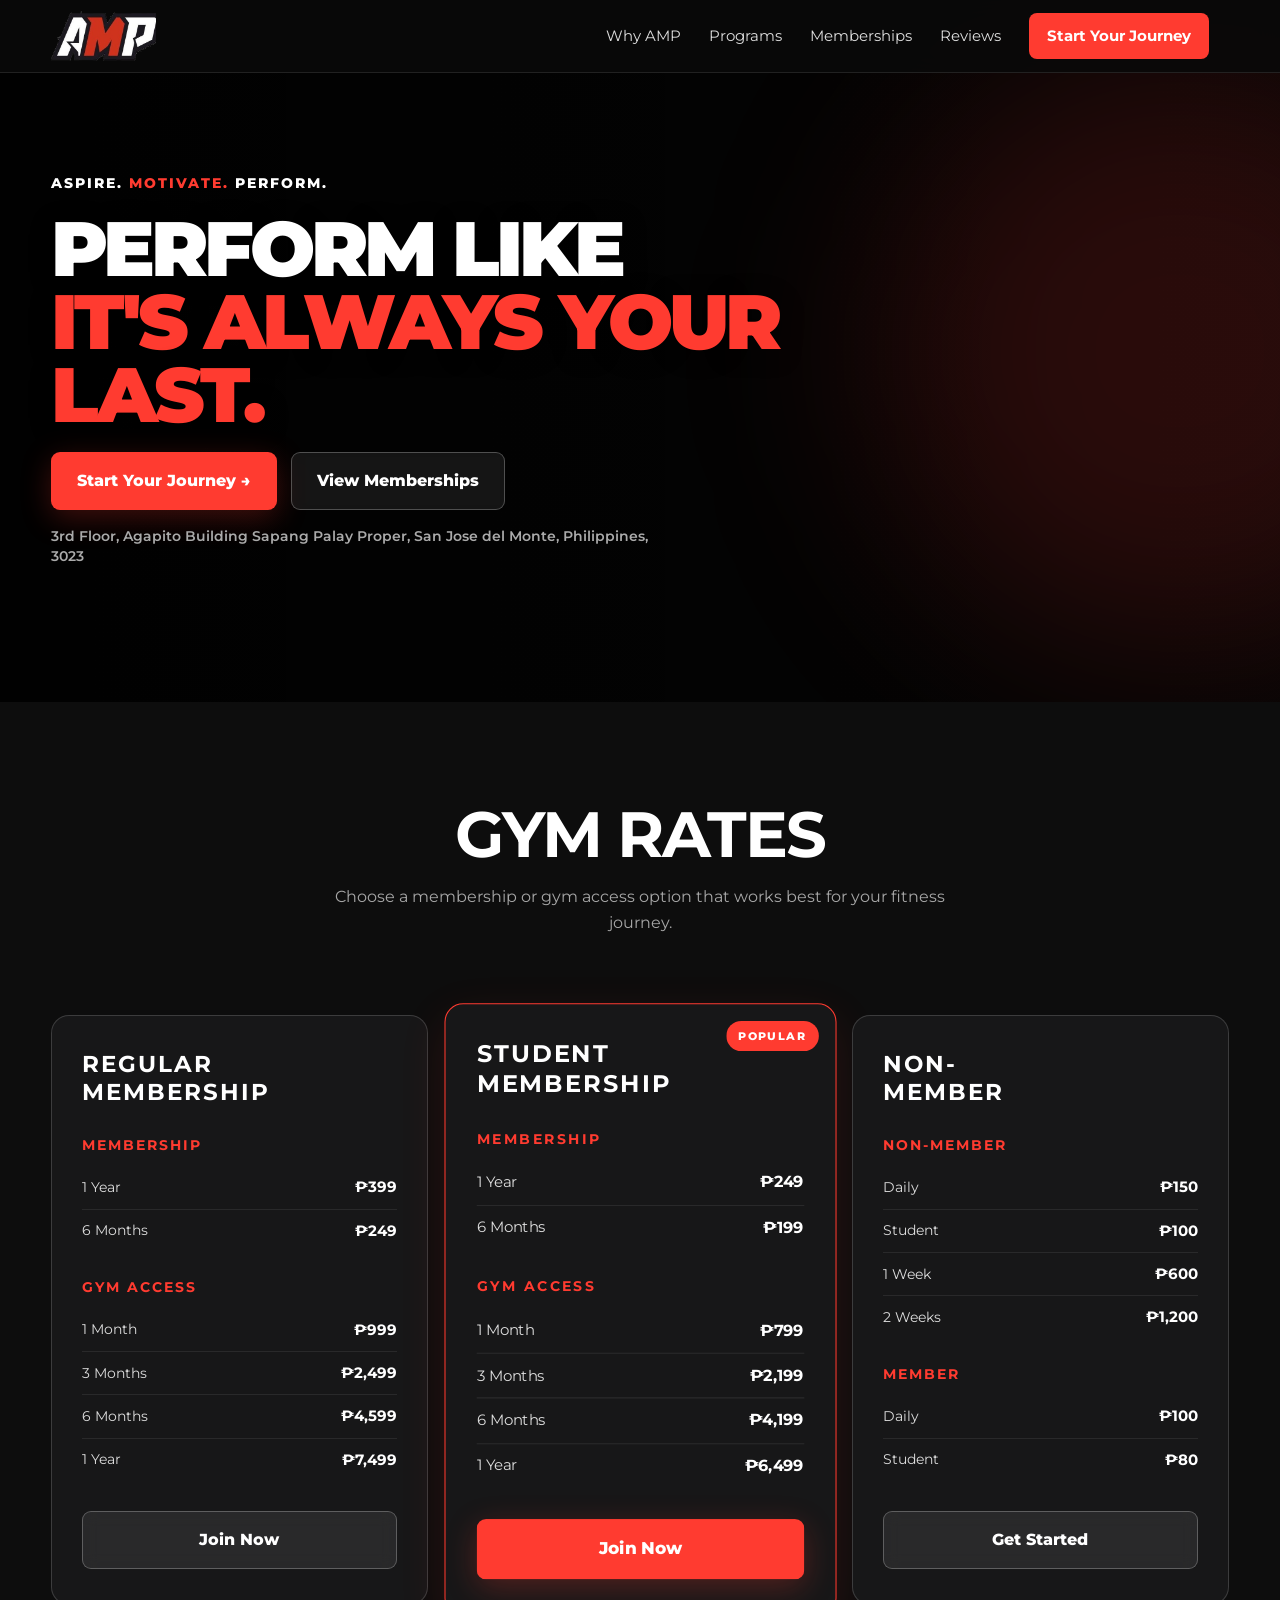
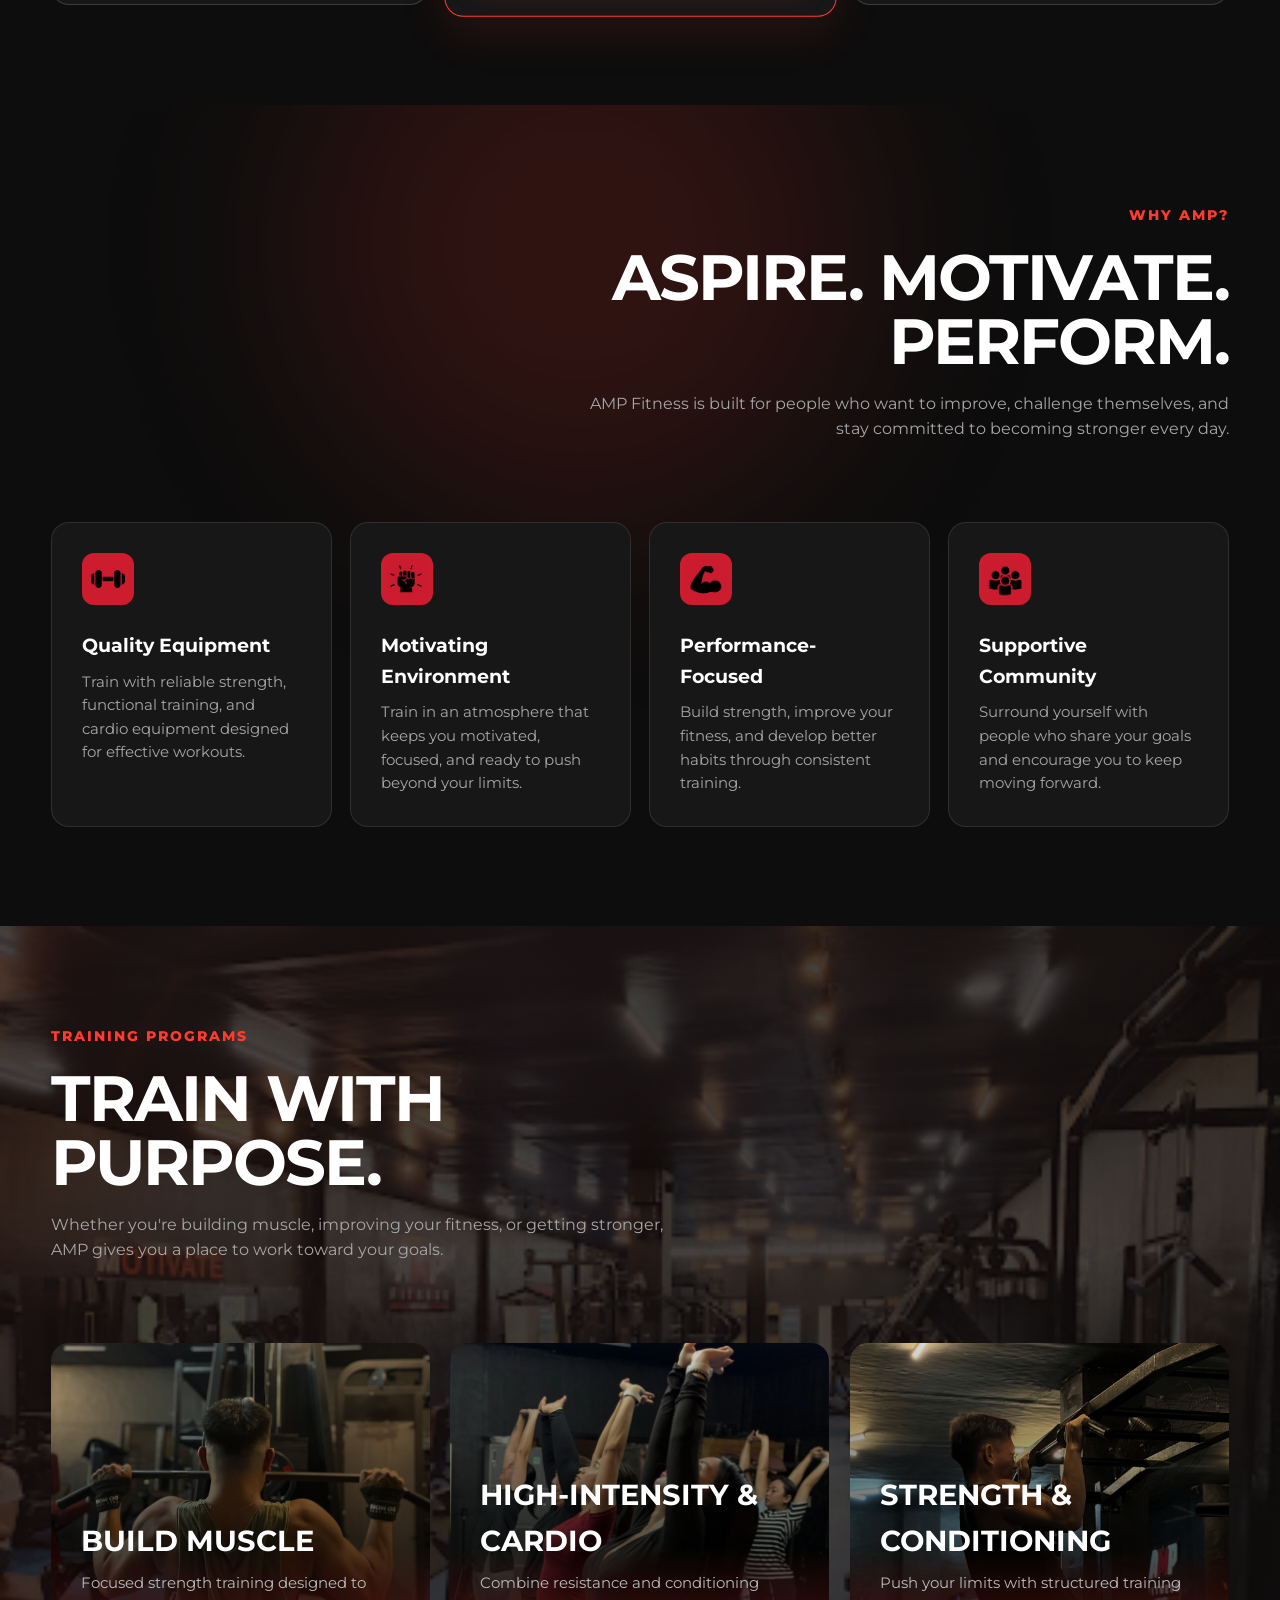
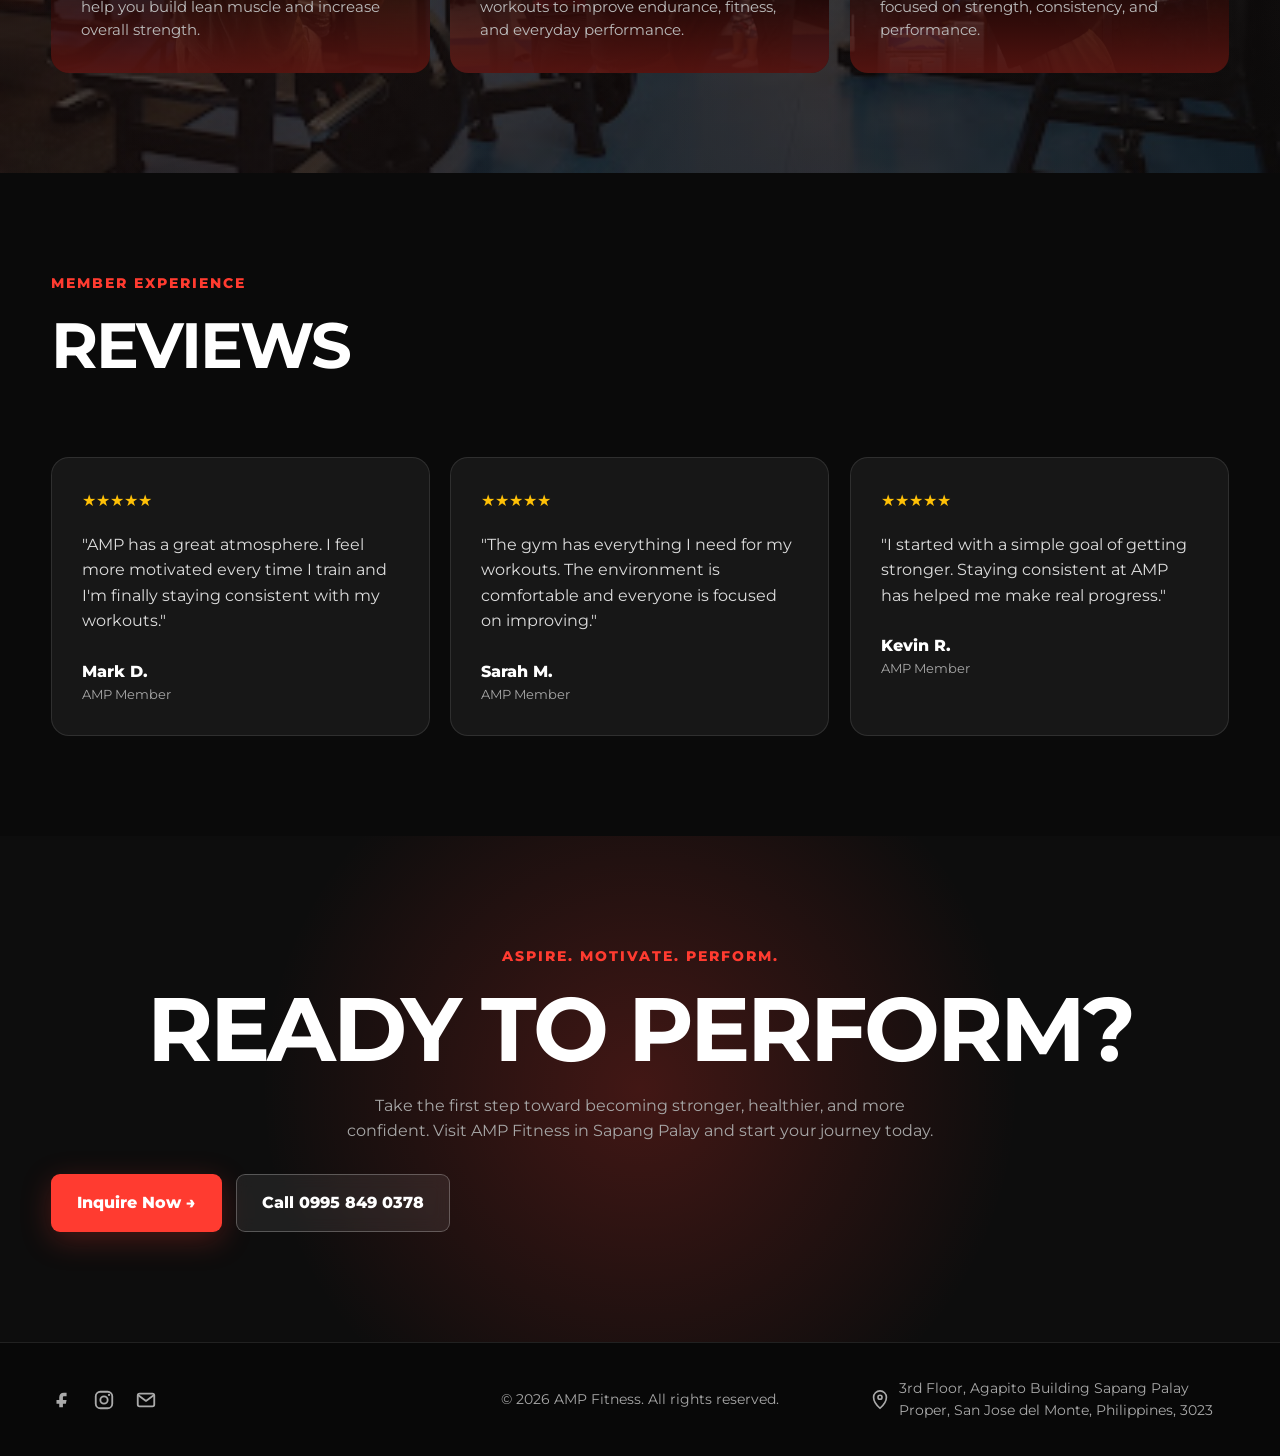
<file: index.html>
<!DOCTYPE html>
<html lang="en">
<head>
  <meta charset="UTF-8">
  <meta name="viewport" content="width=device-width, initial-scale=1.0">
  <meta name="description" content="AMP Fitness is a gym in Sapang Palay, San Jose del Monte, offering memberships, training programs, and a motivating environment for your fitness journey.">
  <meta name="robots" content="index, follow">
  <title>AMP Fitness | Gym in Sapang Palay</title>
  <meta property="og:title" content="AMP Fitness | Gym in Sapang Palay">
  <meta property="og:description" content="AMP Fitness is a gym in Sapang Palay, San Jose del Monte. View memberships, training programs, and gym information.">
  <meta property="og:image" content="https://ruka-byte.github.io/amp-website/images/amp-social-preview.jpg">
  <meta property="og:url" content="https://ruka-byte.github.io/amp-website/">
  <meta property="og:type" content="website">
  <link rel="icon" type="image/png" href="images/amp-logo-mark.png">
  <link rel="stylesheet" href="amp.css">
  <script src="amp.js" defer></script>
  <link rel="preconnect" href="https://fonts.googleapis.com">
  <link rel="preconnect" href="https://fonts.gstatic.com" crossorigin>
  <link href="https://fonts.googleapis.com/css2?family=Montserrat:wght@400;500;600;700&display=swap" rel="stylesheet">
</head>


<body>

  <header>

    <div class="container">

      <nav>

        <a href="#" class="logo">

          <img
            src="images/amp-logo-mark.png"
            alt="AMP Fitness"
            class="logo-image"
          >

        </a>


        <button
          class="menu-btn"
          aria-label="Open navigation"
        >
          ☰
        </button>


        <ul class="nav-links">

          <li>
            <a href="#why-us">
              Why AMP
            </a>
          </li>


          <li>
            <a href="#programs">
              Programs
            </a>
          </li>


          <li>
            <a href="#pricing">
              Memberships
            </a>
          </li>


          <li>
            <a href="#reviews">
              Reviews
            </a>
          </li>


          <li>
            <a
              href="#join"
              class="nav-cta"
            >
              Start Your Journey
            </a>
          </li>

        </ul>

      </nav>

    </div>

  </header>


  <main>


    <section class="hero">

      <video
        class="hero-video"
        autoplay
        muted
        loop
        playsinline
      >

        <source
          src="images/gym-background.mp4"
          type="video/mp4"
        >

        Your browser does not support HTML5 video.

      </video>


      <div class="container">

        <div class="hero-content">

          <div class="eyebrow">
            <span class="eyebrow-white">Aspire.</span> Motivate. <span class="eyebrow-white">Perform.</span>
          </div>


          <h1>

            Perform Like<br>

            <span>
              It's Always Your Last.
            </span>

          </h1>


          <div class="buttons">

            <a
              href="#join"
              class="btn btn-primary"
            >
              Start Your Journey →
            </a>


            <a
              href="#pricing"
              class="btn btn-secondary"
            >
              View Memberships
            </a>

          </div>


          <a
            href="https://www.google.com/maps/place/AMP+Fitness+SJDM/@14.84408,121.0425485,21z/data=!4m6!3m5!1s0x3397af0047a58fa7:0x9db70491c3e0ab35!8m2!3d14.8440566!4d121.0424971!16s%2Fg%2F11y8_pzvck?entry=ttu&g_ep=EgoyMDI2MDkxNi4wIKXMDSoASAFQAw%3D%3D"
            class="hero-address"
            target="_blank"
            rel="noopener noreferrer"
            aria-label="View AMP Fitness address on Google Maps"
          >
            3rd Floor, Agapito Building Sapang Palay Proper, San Jose del Monte, Philippines, 3023
          </a>

        </div>

      </div>

    </section>



    <section
      class="pricing"
      id="pricing"
    >

      <div class="container">


        <div class="section-heading">

          <h2>
            Gym Rates
          </h2>


          <p>
            Choose a membership or gym access option
            that works best for your fitness journey.
          </p>

        </div>


        <div class="pricing-grid">


          <article class="price-card">

            <h3>
              Regular<br>
              Membership
            </h3>


            <div class="pricing-group">

              <h4>
                Membership
              </h4>


              <div class="price-row">

                <span>
                  1 Year
                </span>

                <strong>
                  ₱399
                </strong>

              </div>


              <div class="price-row">

                <span>
                  6 Months
                </span>

                <strong>
                  ₱249
                </strong>

              </div>

            </div>


            <div class="pricing-group">

              <h4>
                Gym Access
              </h4>


              <div class="price-row">

                <span>
                  1 Month
                </span>

                <strong>
                  ₱999
                </strong>

              </div>


              <div class="price-row">

                <span>
                  3 Months
                </span>

                <strong>
                  ₱2,499
                </strong>

              </div>


              <div class="price-row">

                <span>
                  6 Months
                </span>

                <strong>
                  ₱4,599
                </strong>

              </div>


              <div class="price-row">

                <span>
                  1 Year
                </span>

                <strong>
                  ₱7,499
                </strong>

              </div>

            </div>


            <a
              href="#join"
              class="btn btn-secondary"
            >
              Join Now
            </a>

          </article>



          <article class="price-card featured">

            <div class="popular">
              Popular
            </div>


            <h3>
              Student<br>
              Membership
            </h3>


            <div class="pricing-group">

              <h4>
                Membership
              </h4>


              <div class="price-row">

                <span>
                  1 Year
                </span>

                <strong>
                  ₱249
                </strong>

              </div>


              <div class="price-row">

                <span>
                  6 Months
                </span>

                <strong>
                  ₱199
                </strong>

              </div>

            </div>


            <div class="pricing-group">

              <h4>
                Gym Access
              </h4>


              <div class="price-row">

                <span>
                  1 Month
                </span>

                <strong>
                  ₱799
                </strong>

              </div>


              <div class="price-row">

                <span>
                  3 Months
                </span>

                <strong>
                  ₱2,199
                </strong>

              </div>


              <div class="price-row">

                <span>
                  6 Months
                </span>

                <strong>
                  ₱4,199
                </strong>

              </div>


              <div class="price-row">

                <span>
                  1 Year
                </span>

                <strong>
                  ₱6,499
                </strong>

              </div>

            </div>


            <a
              href="#join"
              class="btn btn-primary"
            >
              Join Now
            </a>

          </article>



          <article class="price-card">

            <h3>
              Non-<br>
              Member
            </h3>


            <div class="pricing-group">

              <h4>
                Non-Member
              </h4>


              <div class="price-row">

                <span>
                  Daily
                </span>

                <strong>
                  ₱150
                </strong>

              </div>


              <div class="price-row">

                <span>
                  Student
                </span>

                <strong>
                  ₱100
                </strong>

              </div>


              <div class="price-row">

                <span>
                  1 Week
                </span>

                <strong>
                  ₱600
                </strong>

              </div>


              <div class="price-row">

                <span>
                  2 Weeks
                </span>

                <strong>
                  ₱1,200
                </strong>

              </div>

            </div>


            <div class="pricing-group">

              <h4>
                Member
              </h4>


              <div class="price-row">

                <span>
                  Daily
                </span>

                <strong>
                  ₱100
                </strong>

              </div>


              <div class="price-row">

                <span>
                  Student
                </span>

                <strong>
                  ₱80
                </strong>

              </div>

            </div>


            <a
              href="#join"
              class="btn btn-secondary"
            >
              Get Started
            </a>

          </article>


        </div>

      </div>

    </section>



    <section
      class="features"
      id="why-us"
    >

      <div class="container">


        <div class="section-heading">

          <div class="eyebrow">
            Why AMP?
          </div>


          <h2>
            Aspire. Motivate. Perform.
          </h2>


          <p>
            AMP Fitness is built for people who want to improve,
            challenge themselves, and stay committed to becoming
            stronger every day.
          </p>

        </div>


        <div class="feature-grid">


          <article class="feature">

            <div class="feature-icon">

              <img
                src="images/quality-equipment-icon.png"
                alt=""
              >

            </div>


            <h3>
              Quality Equipment
            </h3>


            <p>
              Train with reliable strength, functional training,
              and cardio equipment designed for effective workouts.
            </p>

          </article>


          <article class="feature">

            <div class="feature-icon">

              <img
                src="images/me-icon.png"
                alt=""
              >

            </div>


            <h3>
              Motivating Environment
            </h3>


            <p>
              Train in an atmosphere that keeps you motivated,
              focused, and ready to push beyond your limits.
            </p>

          </article>


          <article class="feature">

            <div class="feature-icon">

              <img
                src="images/pf-icon.png"
                alt=""
              >

            </div>


            <h3>
              Performance-Focused
            </h3>


            <p>
              Build strength, improve your fitness, and develop
              better habits through consistent training.
            </p>

          </article>


          <article class="feature">

            <div class="feature-icon">

              <img
                src="images/sc-icon.png"
                alt=""
              >

            </div>


            <h3>
              Supportive Community
            </h3>


            <p>
              Surround yourself with people who share your goals
              and encourage you to keep moving forward.
            </p>

          </article>


        </div>

      </div>

    </section>



    <section id="programs">

      <div class="container">


        <div class="section-heading">

          <div class="eyebrow">
            Training Programs
          </div>


          <h2>
            Train with purpose.
          </h2>


          <p>
            Whether you're building muscle, improving your fitness,
            or getting stronger, AMP gives you a place to work toward
            your goals.
          </p>

        </div>


        <div class="program-grid">


          <article class="program">

            <h3>
              Build Muscle
            </h3>


            <p>
              Focused strength training designed to help you build
              lean muscle and increase overall strength.
            </p>

          </article>


          <article class="program">

            <h3>
              High-Intensity & Cardio
            </h3>


            <p>
              Combine resistance and conditioning workouts to improve
              endurance, fitness, and everyday performance.
            </p>

          </article>


          <article class="program">

            <h3>
              Strength & Conditioning
            </h3>


            <p>
              Push your limits with structured training focused on
              strength, consistency, and performance.
            </p>

          </article>


        </div>

      </div>

    </section>



    <section id="reviews">

      <div class="container">


        <div class="section-heading">

          <div class="eyebrow">
            Member Experience
          </div>


          <h2>
            Reviews
          </h2>

        </div>


        <div class="testimonial-grid">


          <article class="testimonial">

            <div class="stars">
              ★★★★★
            </div>


            <p>
              "AMP has a great atmosphere. I feel more motivated
              every time I train and I'm finally staying consistent
              with my workouts."
            </p>


            <div class="person">

              Mark D.

              <span>
                AMP Member
              </span>

            </div>

          </article>


          <article class="testimonial">

            <div class="stars">
              ★★★★★
            </div>


            <p>
              "The gym has everything I need for my workouts.
              The environment is comfortable and everyone is
              focused on improving."
            </p>


            <div class="person">

              Sarah M.

              <span>
                AMP Member
              </span>

            </div>

          </article>


          <article class="testimonial">

            <div class="stars">
              ★★★★★
            </div>


            <p>
              "I started with a simple goal of getting stronger.
              Staying consistent at AMP has helped me make real
              progress."
            </p>


            <div class="person">

              Kevin R.

              <span>
                AMP Member
              </span>

            </div>

          </article>


        </div>

      </div>

    </section>



    <section
      class="cta"
      id="join"
    >

      <div class="container">


        <div class="eyebrow">
          Aspire. Motivate. Perform.
        </div>


        <h2>
          Ready to perform?
        </h2>


        <p>
          Take the first step toward becoming stronger, healthier,
          and more confident. Visit AMP Fitness in Sapang Palay
          and start your journey today.
        </p>


        <div class="buttons">

          <a
            href="#inquire"
            class="btn btn-primary"
            data-inquire-trigger
          >
            Inquire Now →
          </a>


          <a
            href="tel:09958490378"
            class="btn btn-secondary"
          >
            Call 0995 849 0378
          </a>

        </div>

      </div>

    </section>


  </main>


  <div
    class="inquiry-modal"
    id="inquire"
    role="dialog"
    aria-modal="true"
    aria-labelledby="inquiry-title"
    hidden
  >

    <div class="inquiry-modal-content">

      <button
        class="inquiry-close"
        type="button"
        aria-label="Close inquiry options"
        data-inquire-close
      >
        &times;
      </button>


      <div class="eyebrow">
        Contact AMP Fitness
      </div>


      <h2 id="inquiry-title">
        Choose how to inquire
      </h2>


      <div class="inquiry-options">

        <a
          href="https://www.facebook.com/profile.php?id=61568051156387"
          target="_blank"
          rel="noopener noreferrer"
          class="inquiry-option"
        >
          <svg class="inquiry-icon" viewBox="0 0 24 24" aria-hidden="true">
            <path d="M14 8h3V4h-3c-3.3 0-5 1.9-5 5v3H6v4h3v4h4v-4h3.2l.8-4H13V9c0-.7.3-1 1-1Z" fill="currentColor" />
          </svg>
          <strong>Facebook</strong>
          <span>AMP Fitness</span>
        </a>


        <a
          href="https://www.instagram.com/ampfitnessofficial"
          target="_blank"
          rel="noopener noreferrer"
          class="inquiry-option"
        >
          <svg class="inquiry-icon" viewBox="0 0 24 24" aria-hidden="true">
            <rect x="3" y="3" width="18" height="18" rx="5" fill="none" stroke="currentColor" stroke-width="2" />
            <circle cx="12" cy="12" r="4" fill="none" stroke="currentColor" stroke-width="2" />
            <circle cx="17.5" cy="6.5" r="1.25" fill="currentColor" />
          </svg>
          <strong>Instagram</strong>
          <span>@ampfitnessofficial</span>
        </a>


        <a
          href="tel:09958490378"
          class="inquiry-option"
        >
          <svg class="inquiry-icon" viewBox="0 0 24 24" aria-hidden="true">
            <path d="M7.2 3.5 9.8 3c.7-.1 1.3.3 1.5.9l1.2 3.1c.2.6 0 1.2-.5 1.6L10.5 10c1 2.1 1.4 2.6 3.5 3.5l1.4-1.5c.4-.4 1-.6 1.6-.4l3.1 1.2c.6.2 1 .8.9 1.5l-.5 2.6c-.1.7-.7 1.2-1.4 1.2C10.4 18.1 5.9 13.6 5.9 4.9c0-.7.5-1.3 1.3-1.4Z" fill="none" stroke="currentColor" stroke-width="1.8" stroke-linecap="round" stroke-linejoin="round" />
          </svg>
          <strong>Phone</strong>
          <span>0995 849 0378</span>
        </a>


        <a
          href="https://mail.google.com/mail/?view=cm&fs=1&to=ampfitnessgymofficial@gmail.com&su=AMP%20Fitness%20Membership%20Inquiry"
          class="inquiry-option"
        >
          <svg class="inquiry-icon" viewBox="0 0 24 24" aria-hidden="true">
            <rect x="3" y="5" width="18" height="14" rx="2" fill="none" stroke="currentColor" stroke-width="2" />
            <path d="m4 7 8 6 8-6" fill="none" stroke="currentColor" stroke-width="2" stroke-linecap="round" stroke-linejoin="round" />
          </svg>
          <strong>Email</strong>
          <span>ampfitnessgymofficial@gmail.com</span>
        </a>

      </div>

    </div>

  </div>



  <footer>

    <div class="container">

      <div class="footer-content">


        <p>
          © 2026 AMP Fitness. All rights reserved.
        </p>


        <div class="footer-links">


          <div class="footer-social">

          <a
            href="https://www.facebook.com/profile.php?id=61568051156387"
            target="_blank"
            rel="noopener noreferrer"
            aria-label="Facebook"
            title="Facebook"
          >

            <svg
              viewBox="0 0 24 24"
              aria-hidden="true"
              focusable="false"
            >

              <path
                d="M14 8h3V4h-3c-3.3 0-5 1.9-5 5v3H6v4h3v4h4v-4h3.2l.8-4H13V9c0-.7.3-1 1-1Z"
                fill="currentColor"
              />

            </svg>

          </a>



          <a
            href="https://www.instagram.com/ampfitnessofficial"
            target="_blank"
            rel="noopener noreferrer"
            aria-label="Instagram"
            title="Instagram"
          >

            <svg
              viewBox="0 0 24 24"
              aria-hidden="true"
              focusable="false"
            >

              <rect
                x="3"
                y="3"
                width="18"
                height="18"
                rx="5"
                fill="none"
                stroke="currentColor"
                stroke-width="2"
              />

              <circle
                cx="12"
                cy="12"
                r="4"
                fill="none"
                stroke="currentColor"
                stroke-width="2"
              />

              <circle
                cx="17.5"
                cy="6.5"
                r="1.25"
                fill="currentColor"
              />

            </svg>

          </a>



          <a
            href="https://mail.google.com/mail/?view=cm&fs=1&to=ampfitnessgymofficial@gmail.com"
            aria-label="Email AMP Fitness"
            title="Email AMP Fitness"
          >

            <svg
              viewBox="0 0 24 24"
              aria-hidden="true"
              focusable="false"
            >

              <rect
                x="3"
                y="5"
                width="18"
                height="14"
                rx="2"
                fill="none"
                stroke="currentColor"
                stroke-width="2"
              />

              <path
                d="m4 7 8 6 8-6"
                fill="none"
                stroke="currentColor"
                stroke-width="2"
                stroke-linecap="round"
                stroke-linejoin="round"
              />

            </svg>

          </a>


          </div>


          <a
            href="https://www.google.com/maps/place/AMP+Fitness+SJDM/@14.84408,121.0425485,21z/data=!4m6!3m5!1s0x3397af0047a58fa7:0x9db70491c3e0ab35!8m2!3d14.8440566!4d121.0424971!16s%2Fg%2F11y8_pzvck?entry=ttu&g_ep=EgoyMDI2MDkxNi4wIKXMDSoASAFQAw%3D%3D"
            target="_blank"
            rel="noopener noreferrer"
            class="footer-location"
            aria-label="View AMP Fitness on Google Maps"
            title="AMP Fitness location"
          >

            <svg
              viewBox="0 0 24 24"
              aria-hidden="true"
              focusable="false"
            >

              <path
                d="M12 21s7-6.1 7-12a7 7 0 1 0-14 0c0 5.9 7 12 7 12Z"
                fill="none"
                stroke="currentColor"
                stroke-width="1.8"
              />

              <circle
                cx="12"
                cy="9"
                r="2.2"
                fill="none"
                stroke="currentColor"
                stroke-width="1.8"
              />

            </svg>

            <span>
              3rd Floor, Agapito Building Sapang Palay Proper, San Jose del Monte, Philippines, 3023
            </span>

          </a>


        </div>

      </div>

    </div>

  </footer>
</body>
</html>
</file>
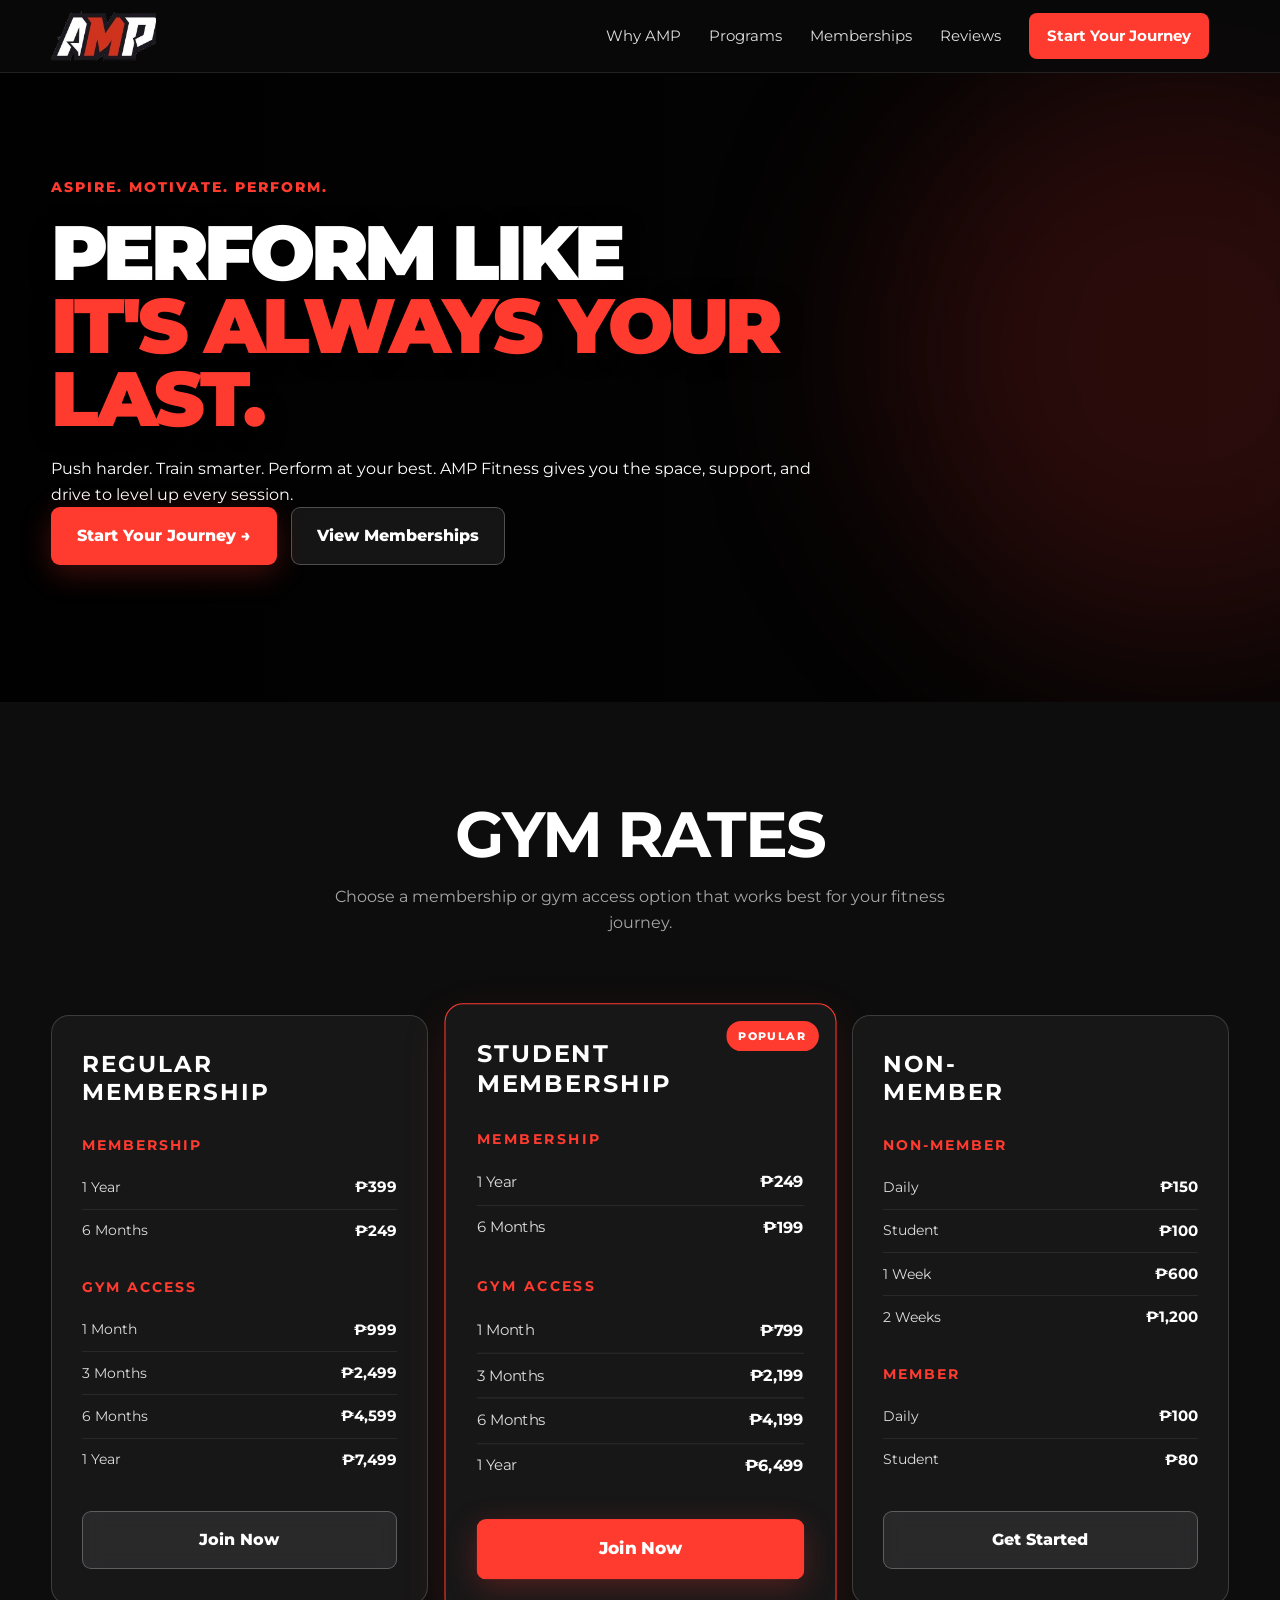
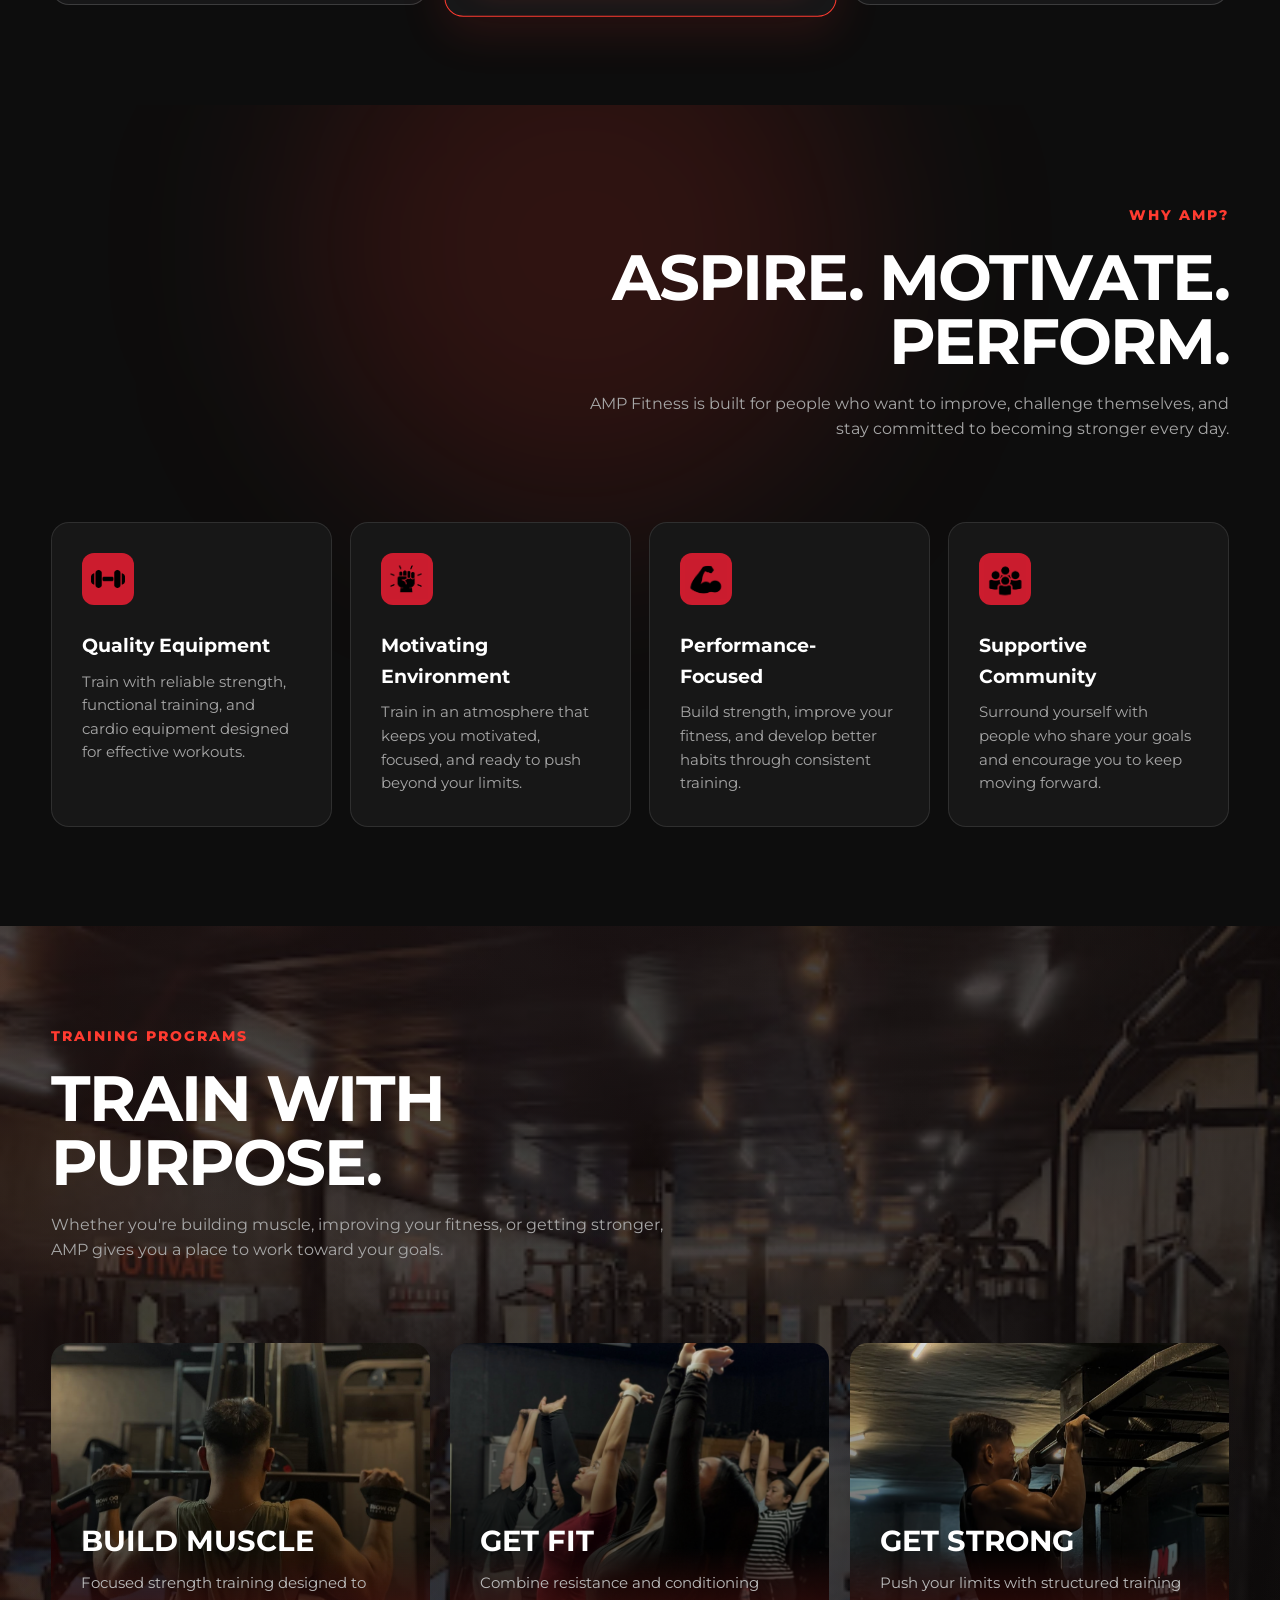
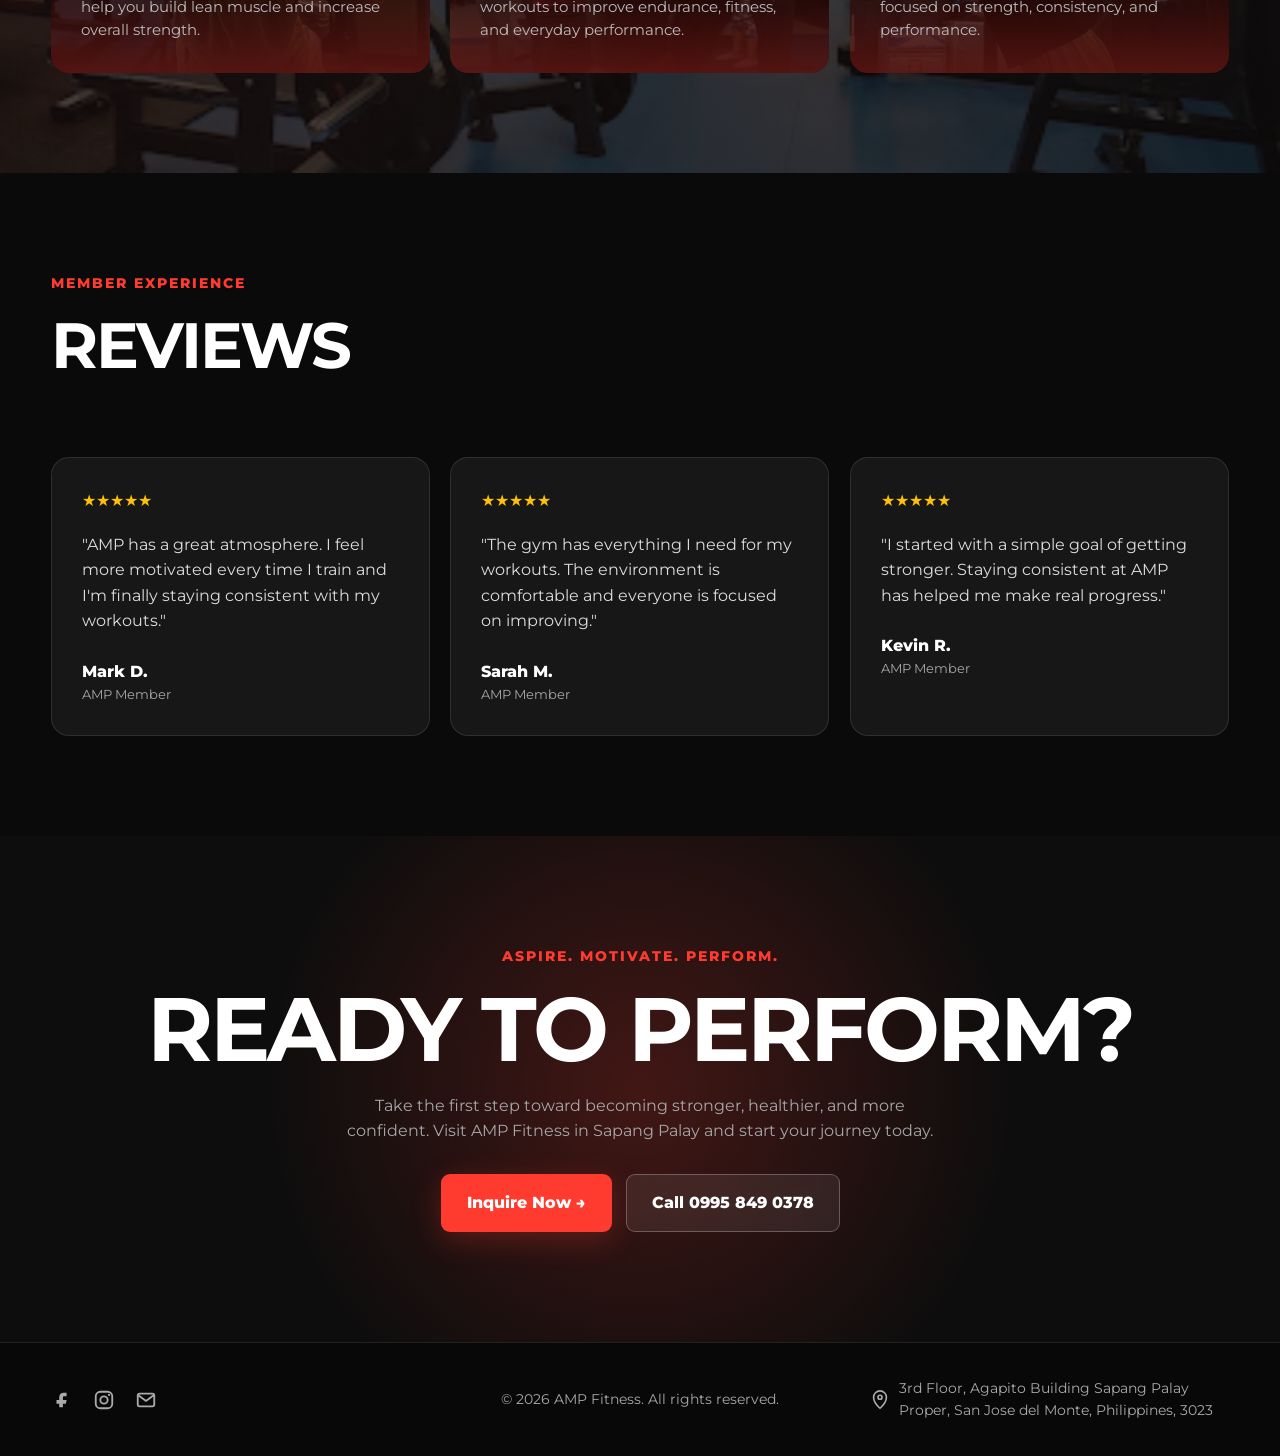
<file: amp.html>
<!DOCTYPE html>
<html lang="en">
<head>
  <meta charset="UTF-8">
  <meta name="viewport" content="width=device-width, initial-scale=1.0">

  <meta
    name="description"
    content="AMP Fitness — Aspire. Motivate. Perform. Build strength, confidence, and a better version of yourself."
  >

  <title>AMP Fitness | Aspire. Motivate. Perform.</title>

  <link rel="stylesheet" href="amp.css">
  <script src="amp.js" defer></script>

  <link rel="preconnect" href="https://fonts.googleapis.com">
  <link rel="preconnect" href="https://fonts.gstatic.com" crossorigin>

  <link
    href="https://fonts.googleapis.com/css2?family=Montserrat:wght@400;500;600;700&display=swap"
    rel="stylesheet"
  >

</head>


<body>

  <header>

    <div class="container">

      <nav>

        <a href="#" class="logo">

          <img
            src="images/amp-logo-mark.png"
            alt="AMP Fitness"
            class="logo-image"
          >

        </a>


        <button
          class="menu-btn"
          aria-label="Open navigation"
        >
          ☰
        </button>


        <ul class="nav-links">

          <li>
            <a href="#why-us">
              Why AMP
            </a>
          </li>


          <li>
            <a href="#programs">
              Programs
            </a>
          </li>


          <li>
            <a href="#pricing">
              Memberships
            </a>
          </li>


          <li>
            <a href="#reviews">
              Reviews
            </a>
          </li>


          <li>
            <a
              href="#join"
              class="nav-cta"
            >
              Start Your Journey
            </a>
          </li>

        </ul>

      </nav>

    </div>

  </header>


  <main>


    <!-- =========================
         HERO
    ========================== -->

    <section class="hero">

      <video
        class="hero-video"
        autoplay
        muted
        loop
        playsinline
      >

        <source
          src="images/gym-background.mp4"
          type="video/mp4"
        >

        Your browser does not support HTML5 video.

      </video>


      <div class="container">

        <div class="hero-content">

          <div class="eyebrow">
            Aspire. Motivate. Perform.
          </div>


          <h1>

            Perform Like<br>

            <span>
              It's Always Your Last.
            </span>

          </h1>


          <p class="hero-text">

            Push harder. Train smarter. Perform at your best.
            AMP Fitness gives you the space, support, and drive to level up every session.

          </p>


          <div class="buttons">

            <a
              href="#join"
              class="btn btn-primary"
            >
              Start Your Journey →
            </a>


            <a
              href="#pricing"
              class="btn btn-secondary"
            >
              View Memberships
            </a>

          </div>

        </div>

      </div>

    </section>



    <!-- =========================
         PRICING
    ========================== -->

    <section
      class="pricing"
      id="pricing"
    >

      <div class="container">


        <div class="section-heading">

          <h2>
            Gym Rates
          </h2>


          <p>
            Choose a membership or gym access option
            that works best for your fitness journey.
          </p>

        </div>


        <div class="pricing-grid">


          <!-- REGULAR MEMBERSHIP -->

          <article class="price-card">

            <h3>
              Regular<br>
              Membership
            </h3>


            <div class="pricing-group">

              <h4>
                Membership
              </h4>


              <div class="price-row">

                <span>
                  1 Year
                </span>

                <strong>
                  ₱399
                </strong>

              </div>


              <div class="price-row">

                <span>
                  6 Months
                </span>

                <strong>
                  ₱249
                </strong>

              </div>

            </div>


            <div class="pricing-group">

              <h4>
                Gym Access
              </h4>


              <div class="price-row">

                <span>
                  1 Month
                </span>

                <strong>
                  ₱999
                </strong>

              </div>


              <div class="price-row">

                <span>
                  3 Months
                </span>

                <strong>
                  ₱2,499
                </strong>

              </div>


              <div class="price-row">

                <span>
                  6 Months
                </span>

                <strong>
                  ₱4,599
                </strong>

              </div>


              <div class="price-row">

                <span>
                  1 Year
                </span>

                <strong>
                  ₱7,499
                </strong>

              </div>

            </div>


            <a
              href="#join"
              class="btn btn-secondary"
            >
              Join Now
            </a>

          </article>



          <!-- STUDENT MEMBERSHIP -->

          <article class="price-card featured">

            <div class="popular">
              Popular
            </div>


            <h3>
              Student<br>
              Membership
            </h3>


            <div class="pricing-group">

              <h4>
                Membership
              </h4>


              <div class="price-row">

                <span>
                  1 Year
                </span>

                <strong>
                  ₱249
                </strong>

              </div>


              <div class="price-row">

                <span>
                  6 Months
                </span>

                <strong>
                  ₱199
                </strong>

              </div>

            </div>


            <div class="pricing-group">

              <h4>
                Gym Access
              </h4>


              <div class="price-row">

                <span>
                  1 Month
                </span>

                <strong>
                  ₱799
                </strong>

              </div>


              <div class="price-row">

                <span>
                  3 Months
                </span>

                <strong>
                  ₱2,199
                </strong>

              </div>


              <div class="price-row">

                <span>
                  6 Months
                </span>

                <strong>
                  ₱4,199
                </strong>

              </div>


              <div class="price-row">

                <span>
                  1 Year
                </span>

                <strong>
                  ₱6,499
                </strong>

              </div>

            </div>


            <a
              href="#join"
              class="btn btn-primary"
            >
              Join Now
            </a>

          </article>



          <!-- NON-MEMBER -->

          <article class="price-card">

            <h3>
              Non-<br>
              Member
            </h3>


            <div class="pricing-group">

              <h4>
                Non-Member
              </h4>


              <div class="price-row">

                <span>
                  Daily
                </span>

                <strong>
                  ₱150
                </strong>

              </div>


              <div class="price-row">

                <span>
                  Student
                </span>

                <strong>
                  ₱100
                </strong>

              </div>


              <div class="price-row">

                <span>
                  1 Week
                </span>

                <strong>
                  ₱600
                </strong>

              </div>


              <div class="price-row">

                <span>
                  2 Weeks
                </span>

                <strong>
                  ₱1,200
                </strong>

              </div>

            </div>


            <div class="pricing-group">

              <h4>
                Member
              </h4>


              <div class="price-row">

                <span>
                  Daily
                </span>

                <strong>
                  ₱100
                </strong>

              </div>


              <div class="price-row">

                <span>
                  Student
                </span>

                <strong>
                  ₱80
                </strong>

              </div>

            </div>


            <a
              href="#join"
              class="btn btn-secondary"
            >
              Get Started
            </a>

          </article>


        </div>

      </div>

    </section>



    <!-- =========================
         WHY AMP
    ========================== -->

    <section
      class="features"
      id="why-us"
    >

      <div class="container">


        <div class="section-heading">

          <div class="eyebrow">
            Why AMP?
          </div>


          <h2>
            Aspire. Motivate. Perform.
          </h2>


          <p>
            AMP Fitness is built for people who want to improve,
            challenge themselves, and stay committed to becoming
            stronger every day.
          </p>

        </div>


        <div class="feature-grid">


          <article class="feature">

            <div class="feature-icon">

              <img
                src="images/quality-equipment-icon.png"
                alt="Quality Equipment"
              >

            </div>


            <h3>
              Quality Equipment
            </h3>


            <p>
              Train with reliable strength, functional training,
              and cardio equipment designed for effective workouts.
            </p>

          </article>


          <article class="feature">

            <div class="feature-icon">

              <img
                src="images/me-icon.png"
                alt="Motivating Environment"
              >

            </div>


            <h3>
              Motivating Environment
            </h3>


            <p>
              Train in an atmosphere that keeps you motivated,
              focused, and ready to push beyond your limits.
            </p>

          </article>


          <article class="feature">

            <div class="feature-icon">

              <img
                src="images/pf-icon.png"
                alt="Performance-Focused"
              >

            </div>


            <h3>
              Performance-Focused
            </h3>


            <p>
              Build strength, improve your fitness, and develop
              better habits through consistent training.
            </p>

          </article>


          <article class="feature">

            <div class="feature-icon">

              <img
                src="images/sc-icon.png"
                alt="Supportive Community"
              >

            </div>


            <h3>
              Supportive Community
            </h3>


            <p>
              Surround yourself with people who share your goals
              and encourage you to keep moving forward.
            </p>

          </article>


        </div>

      </div>

    </section>



    <!-- =========================
         PROGRAMS
    ========================== -->

    <section id="programs">

      <div class="container">


        <div class="section-heading">

          <div class="eyebrow">
            Training Programs
          </div>


          <h2>
            Train with purpose.
          </h2>


          <p>
            Whether you're building muscle, improving your fitness,
            or getting stronger, AMP gives you a place to work toward
            your goals.
          </p>

        </div>


        <div class="program-grid">


          <article class="program">

            <h3>
              Build Muscle
            </h3>


            <p>
              Focused strength training designed to help you build
              lean muscle and increase overall strength.
            </p>

          </article>


          <article class="program">

            <h3>
              Get Fit
            </h3>


            <p>
              Combine resistance and conditioning workouts to improve
              endurance, fitness, and everyday performance.
            </p>

          </article>


          <article class="program">

            <h3>
              Get Strong
            </h3>


            <p>
              Push your limits with structured training focused on
              strength, consistency, and performance.
            </p>

          </article>


        </div>

      </div>

    </section>



    <!-- =========================
         REVIEWS
    ========================== -->

    <section id="reviews">

      <div class="container">


        <div class="section-heading">

          <div class="eyebrow">
            Member Experience
          </div>


          <h2>
            Reviews
          </h2>

        </div>


        <div class="testimonial-grid">


          <article class="testimonial">

            <div class="stars">
              ★★★★★
            </div>


            <p>
              "AMP has a great atmosphere. I feel more motivated
              every time I train and I'm finally staying consistent
              with my workouts."
            </p>


            <div class="person">

              Mark D.

              <span>
                AMP Member
              </span>

            </div>

          </article>


          <article class="testimonial">

            <div class="stars">
              ★★★★★
            </div>


            <p>
              "The gym has everything I need for my workouts.
              The environment is comfortable and everyone is
              focused on improving."
            </p>


            <div class="person">

              Sarah M.

              <span>
                AMP Member
              </span>

            </div>

          </article>


          <article class="testimonial">

            <div class="stars">
              ★★★★★
            </div>


            <p>
              "I started with a simple goal of getting stronger.
              Staying consistent at AMP has helped me make real
              progress."
            </p>


            <div class="person">

              Kevin R.

              <span>
                AMP Member
              </span>

            </div>

          </article>


        </div>

      </div>

    </section>



    <!-- =========================
         CTA
    ========================== -->

    <section
      class="cta"
      id="join"
    >

      <div class="container">


        <div class="eyebrow">
          Aspire. Motivate. Perform.
        </div>


        <h2>
          Ready to perform?
        </h2>


        <p>
          Take the first step toward becoming stronger, healthier,
          and more confident. Visit AMP Fitness in Sapang Palay
          and start your journey today.
        </p>


        <div
          class="buttons"
          style="justify-content:center;"
        >

          <a
            href="#inquire"
            class="btn btn-primary"
            data-inquire-trigger
          >
            Inquire Now →
          </a>


          <a
            href="tel:09958490378"
            class="btn btn-secondary"
          >
            Call 0995 849 0378
          </a>

        </div>

      </div>

    </section>


  </main>


  <!-- INQUIRY OPTIONS -->

  <div
    class="inquiry-modal"
    id="inquire"
    role="dialog"
    aria-modal="true"
    aria-labelledby="inquiry-title"
    hidden
  >

    <div class="inquiry-modal-content">

      <button
        class="inquiry-close"
        type="button"
        aria-label="Close inquiry options"
        data-inquire-close
      >
        &times;
      </button>


      <div class="eyebrow">
        Contact AMP Fitness
      </div>


      <h2 id="inquiry-title">
        Choose how to inquire
      </h2>


      <div class="inquiry-options">

        <a
          href="https://www.facebook.com/profile.php?id=61568051156387"
          target="_blank"
          rel="noopener noreferrer"
          class="inquiry-option"
        >
          <svg class="inquiry-icon" viewBox="0 0 24 24" aria-hidden="true">
            <path d="M14 8h3V4h-3c-3.3 0-5 1.9-5 5v3H6v4h3v4h4v-4h3.2l.8-4H13V9c0-.7.3-1 1-1Z" fill="currentColor" />
          </svg>
          <strong>Facebook</strong>
          <span>AMP Fitness</span>
        </a>


        <a
          href="https://www.instagram.com/ampfitnessofficial"
          target="_blank"
          rel="noopener noreferrer"
          class="inquiry-option"
        >
          <svg class="inquiry-icon" viewBox="0 0 24 24" aria-hidden="true">
            <rect x="3" y="3" width="18" height="18" rx="5" fill="none" stroke="currentColor" stroke-width="2" />
            <circle cx="12" cy="12" r="4" fill="none" stroke="currentColor" stroke-width="2" />
            <circle cx="17.5" cy="6.5" r="1.25" fill="currentColor" />
          </svg>
          <strong>Instagram</strong>
          <span>@ampfitnessofficial</span>
        </a>


        <a
          href="tel:09958490378"
          class="inquiry-option"
        >
          <svg class="inquiry-icon" viewBox="0 0 24 24" aria-hidden="true">
            <path d="M7.2 3.5 9.8 3c.7-.1 1.3.3 1.5.9l1.2 3.1c.2.6 0 1.2-.5 1.6L10.5 10c1 2.1 1.4 2.6 3.5 3.5l1.4-1.5c.4-.4 1-.6 1.6-.4l3.1 1.2c.6.2 1 .8.9 1.5l-.5 2.6c-.1.7-.7 1.2-1.4 1.2C10.4 18.1 5.9 13.6 5.9 4.9c0-.7.5-1.3 1.3-1.4Z" fill="none" stroke="currentColor" stroke-width="1.8" stroke-linecap="round" stroke-linejoin="round" />
          </svg>
          <strong>Phone</strong>
          <span>0995 849 0378</span>
        </a>


        <a
          href="https://mail.google.com/mail/?view=cm&fs=1&to=ampfitnessgymofficial@gmail.com&su=AMP%20Fitness%20Membership%20Inquiry"
          class="inquiry-option"
        >
          <svg class="inquiry-icon" viewBox="0 0 24 24" aria-hidden="true">
            <rect x="3" y="5" width="18" height="14" rx="2" fill="none" stroke="currentColor" stroke-width="2" />
            <path d="m4 7 8 6 8-6" fill="none" stroke="currentColor" stroke-width="2" stroke-linecap="round" stroke-linejoin="round" />
          </svg>
          <strong>Email</strong>
          <span>ampfitnessgymofficial@gmail.com</span>
        </a>

      </div>

    </div>

  </div>



  <!-- =========================
       FOOTER
  ========================== -->

  <footer>

    <div class="container">

      <div class="footer-content">


        <p>
          © 2026 AMP Fitness. All rights reserved.
        </p>


        <div class="footer-links">


          <div class="footer-social">

          <a
            href="https://www.facebook.com/profile.php?id=61568051156387"
            target="_blank"
            rel="noopener noreferrer"
            aria-label="Facebook"
            title="Facebook"
          >

            <svg
              viewBox="0 0 24 24"
              aria-hidden="true"
              focusable="false"
            >

              <path
                d="M14 8h3V4h-3c-3.3 0-5 1.9-5 5v3H6v4h3v4h4v-4h3.2l.8-4H13V9c0-.7.3-1 1-1Z"
                fill="currentColor"
              />

            </svg>

          </a>



          <a
            href="https://www.instagram.com/ampfitnessofficial"
            target="_blank"
            rel="noopener noreferrer"
            aria-label="Instagram"
            title="Instagram"
          >

            <svg
              viewBox="0 0 24 24"
              aria-hidden="true"
              focusable="false"
            >

              <rect
                x="3"
                y="3"
                width="18"
                height="18"
                rx="5"
                fill="none"
                stroke="currentColor"
                stroke-width="2"
              />

              <circle
                cx="12"
                cy="12"
                r="4"
                fill="none"
                stroke="currentColor"
                stroke-width="2"
              />

              <circle
                cx="17.5"
                cy="6.5"
                r="1.25"
                fill="currentColor"
              />

            </svg>

          </a>



          <a
            href="https://mail.google.com/mail/?view=cm&fs=1&to=ampfitnessgymofficial@gmail.com"
            aria-label="Email AMP Fitness"
            title="Email AMP Fitness"
          >

            <svg
              viewBox="0 0 24 24"
              aria-hidden="true"
              focusable="false"
            >

              <rect
                x="3"
                y="5"
                width="18"
                height="14"
                rx="2"
                fill="none"
                stroke="currentColor"
                stroke-width="2"
              />

              <path
                d="m4 7 8 6 8-6"
                fill="none"
                stroke="currentColor"
                stroke-width="2"
                stroke-linecap="round"
                stroke-linejoin="round"
              />

            </svg>

          </a>


          </div>


          <div
            class="footer-location"
            title="AMP Fitness location"
          >

            <svg
              viewBox="0 0 24 24"
              aria-hidden="true"
              focusable="false"
            >

              <path
                d="M12 21s7-6.1 7-12a7 7 0 1 0-14 0c0 5.9 7 12 7 12Z"
                fill="none"
                stroke="currentColor"
                stroke-width="1.8"
              />

              <circle
                cx="12"
                cy="9"
                r="2.2"
                fill="none"
                stroke="currentColor"
                stroke-width="1.8"
              />

            </svg>

            <span>
              3rd Floor, Agapito Building Sapang Palay Proper, San Jose del Monte, Philippines, 3023
            </span>

          </div>


        </div>

      </div>

    </div>

  </footer>
</body>
</html>
</file>
<file: amp.css>
:root {
  --bg: #0a0a0a;
  --card: #171717;
  --red: #ff3b30;
  --red-dark: #d92820;
  --white: #fff;
  --muted: #a7a7a7;
  --border: rgba(255,255,255,0.1);
  --max-width: 1180px;
  --radius: 18px;
}


* {
  margin: 0;
  padding: 0;
  box-sizing: border-box;
}


html {
  scroll-behavior: smooth;
  scroll-padding-top: 90px;
}


body {
  font-family: "Montserrat", Arial, sans-serif;
  background: var(--bg);
  color: var(--white);
  line-height: 1.6;
}


a {
  color: inherit;
  text-decoration: none;
}


img {
  max-width: 100%;
  display: block;
}


.container {
  width: min(92%, var(--max-width));
  margin: auto;
}


header {
  position: fixed;
  inset: 0 0 auto;
  z-index: 1000;
  background: rgba(10,10,10,0.88);
  backdrop-filter: blur(12px);
  border-bottom: 1px solid var(--border);
}


nav {
  min-height: 72px;
  display: flex;
  align-items: center;
  gap: 24px;
}


.logo {
  margin-right: auto;
}


.logo-image {
  width: 105px;
  height: 52px;
  object-fit: contain;
}


.nav-links {
  display: flex;
  gap: 28px;
  list-style: none;
  align-items: center;
  margin-left: auto;
  margin-right: 20px;
}


.nav-links a {
  color: #ddd;
  font-size: 0.95rem;
  transition: color 0.2s ease;
}


.nav-links a:hover,
.footer-links a:hover {
  color: var(--red);
}


.nav-cta {
  display: inline-flex;
  align-items: center;
  justify-content: center;
  flex-shrink: 0;
  white-space: nowrap;
  background: var(--red);
  padding: 11px 18px;
  border-radius: 8px;
  color: white !important;
  font-weight: 700;
}


.menu-btn {
  display: none;
  background: none;
  border: 0;
  color: white;
  font-size: 1.8rem;
  cursor: pointer;
}


.hero {
  min-height: 78vh;
  display: flex;
  align-items: center;
  padding: 110px 0 70px;
  position: relative;
  overflow: hidden;
  isolation: isolate;
  background: #080808;
}


.hero-video {
  position: absolute;
  inset: 0;
  width: 100%;
  height: 100%;
  object-fit: cover;
  z-index: -3;
  pointer-events: none;
}


.hero::before {
  content: "";
  position: absolute;
  inset: 0;

  background: linear-gradient(
    90deg,
    rgba(0,0,0,0.90) 0%,
    rgba(0,0,0,0.72) 45%,
    rgba(0,0,0,0.45) 100%
  );

  z-index: -2;
}


.hero::after {
  content: "";
  position: absolute;
  width: 600px;
  height: 600px;
  border-radius: 50%;

  background: rgba(255,59,48,0.15);

  filter: blur(100px);

  right: -200px;
  top: 50%;

  transform: translateY(-50%);

  z-index: -1;
  pointer-events: none;
}


.hero-content {
  position: relative;
  z-index: 1;
  max-width: 780px;
}


.eyebrow {
  color: var(--red);
  font-weight: 800;
  letter-spacing: 2px;
  text-transform: uppercase;
  font-size: 0.85rem;
  margin-bottom: 18px;
}


.eyebrow-white {
  color: var(--white);
}


h1 {
  font-size: clamp(2.5rem, 6vw, 5.6rem);
  line-height: 0.95;
  text-transform: uppercase;
  font-weight: 950;
  letter-spacing: -4px;
  margin-bottom: 20px;
  text-shadow: 0 4px 25px rgba(0,0,0,0.45);
}


h1 span {
  color: var(--red);
}


.hero-address {
  display: inline-block;
  max-width: 620px;
  margin-top: 16px;
  color: #aaa;
  font-size: 0.85rem;
  font-weight: 600;
  line-height: 1.5;
  transition: color 0.2s ease;
}


.hero-address:hover,
.hero-address:focus-visible {
  color: var(--red);
}


.buttons {
  display: flex;
  gap: 14px;
  flex-wrap: wrap;
}


.btn {
  display: inline-flex;
  align-items: center;
  justify-content: center;

  padding: 15px 25px;

  border-radius: 9px;

  font-weight: 800;

  border: 1px solid transparent;

  transition: 0.2s ease;

  cursor: pointer;
}


.btn-primary {
  background: var(--red);
  color: white;

  box-shadow:
    0 8px 30px rgba(255,59,48,0.25);
}


.btn-primary:hover {
  background: var(--red-dark);
  transform: translateY(-2px);
}


.btn-secondary {
  border-color: rgba(255,255,255,0.25);
  color: white;

  background: rgba(255,255,255,0.08);

  backdrop-filter: blur(8px);
}


.btn-secondary:hover {
  background: white;
  color: black;
}


section {
  padding: 100px 0;
}


#programs {
  position: relative;
  isolation: isolate;
  background:
    linear-gradient(135deg, rgba(255,59,48,0.05), rgba(255,59,48,0.008)),
    linear-gradient(rgba(10,10,10,0.78), rgba(10,10,10,0.78)),
    url("images/interior.jpg") center / cover no-repeat;
}


.reveal {
  opacity: 0;
  transform: translateY(32px) scale(0.98);
  transition:
    opacity 0.7s ease,
    transform 0.7s ease;
  will-change: transform, opacity;
}


.reveal.visible {
  opacity: 1;
  transform: translateY(0) scale(1);
}


.section-heading {
  max-width: 650px;
  margin-bottom: 80px;
}


.section-heading h2 {
  font-size: clamp(2.3rem, 5vw, 4rem);
  line-height: 1;
  text-transform: uppercase;
  margin-bottom: 18px;
  letter-spacing: -2px;
}


.section-heading p,
.feature p {
  color: var(--muted);
}


.features,
.pricing {
  background: #0d0d0d;
}


.features {
  position: relative;
  isolation: isolate;
  overflow: hidden;
}


.features::after {
  content: "";
  position: absolute;
  width: 560px;
  height: 560px;
  left: 300px;
  top: -140px;
  border-radius: 50%;
  background: rgba(255,59,48,0.14);
  filter: blur(100px);
  z-index: -1;
  pointer-events: none;
}


.features > .container {
  position: relative;
  z-index: 1;
}


.pricing .section-heading {
  margin-right: auto;
  margin-left: auto;
  text-align: center;
}


.features .section-heading {
  margin-right: 0;
  margin-left: auto;
  text-align: right;
}


.feature-grid {
  display: grid;
  grid-template-columns: repeat(4, 1fr);
  gap: 18px;
}


.feature {
  background: var(--card);

  padding: 30px;

  border: 1px solid var(--border);

  border-radius: var(--radius);

  transition:
    transform 0.25s ease,
    border-color 0.25s ease;
}


.feature:hover {
  transform: translateY(-6px);

  border-color:
    rgba(255,59,48,0.5);
}


.feature-icon {
  width: 52px;
  height: 52px;

  display: grid;
  place-items: center;

  background: rgba(204, 28, 46);

  border-radius: 12px;

  margin-bottom: 25px;

  overflow: hidden;
}


.feature-icon img {
  width: 42px;
  height: 42px;

  object-fit: contain;

  mix-blend-mode: multiply;
}


.feature h3 {
  margin-bottom: 10px;
  font-size: 1.2rem;
}


.feature p {
  font-size: 0.92rem;
}


.program-grid,
.testimonial-grid {
  display: grid;
  grid-template-columns: repeat(3, 1fr);
  gap: 20px;
}


.program {
  min-height: 330px;

  padding: 30px;

  border-radius: var(--radius);

  display: flex;
  flex-direction: column;
  justify-content: flex-end;

  overflow: hidden;

  position: relative;

  background:
    linear-gradient(
      to top,
      rgba(0,0,0,0.95),
      rgba(0,0,0,0.15)
    ),
    linear-gradient(
      135deg,
      #292929,
      #111
    );
}


.program:nth-child(1) {
  background:
    linear-gradient(
      to top,
      rgba(0,0,0,0.95),
      rgba(0,0,0,0.15)
    ),
    url("images/muscle.jpg") center / cover no-repeat;
}


.program:nth-child(2) {
  background:
    linear-gradient(
      to top,
      rgba(0,0,0,0.95),
      rgba(0,0,0,0.15)
    ),
    url("images/fit.jpg") 40% 0% / cover no-repeat;
}


.program:nth-child(3) {
  background:
    linear-gradient(
      to top,
      rgba(0,0,0,0.95),
      rgba(0,0,0,0.15)
    ),
    url("images/strength.jpg") center / cover no-repeat;
}


.program::before {
  content: "";

  position: absolute;
  inset: auto 0 0;
  height: 125px;

  background: linear-gradient(
    to top,
    rgba(255,59,48,0.32),
    transparent
  );
}


.program > * {
  position: relative;
  z-index: 1;
}


.program h3 {
  font-size: 1.8rem;
  text-transform: uppercase;
  margin-bottom: 8px;
}


.program p {
  color: #bbb;
  font-size: 0.92rem;
}


.pricing-grid {
  display: grid;
  grid-template-columns: repeat(3, 1fr);
  gap: 24px;
  align-items: center;
}


.price-card {
  position: relative;

  background: #171718;

  border: 1px solid rgba(255,255,255,0.16);

  border-radius: 18px;

  padding: 35px 30px;

  min-height: 500px;

  overflow: hidden;

  transition:
    transform 0.3s ease,
    border-color 0.3s ease,
    box-shadow 0.3s ease;
}


.price-card:hover {
  transform: translateY(-8px);

  border-color: var(--red);

  box-shadow:
    0 15px 40px rgba(255,59,48,0.18);
}


.price-card:not(.featured):hover {
  border-color: rgba(255,255,255,0.16);
  box-shadow: none;
}


.price-card.featured {
  border: 1px solid var(--red);

  transform: scale(1.04);

  box-shadow:
    0 15px 45px rgba(255,59,48,0.12);
}


.price-card.featured:hover {
  transform: scale(1.04) translateY(-8px);
}


.popular {
  position: absolute;

  top: 16px;
  right: 16px;

  background: var(--red);

  color: white;

  padding: 6px 12px;

  border-radius: 20px;

  font-size: 0.68rem;

  font-weight: 800;

  letter-spacing: 1px;

  text-transform: uppercase;
}


.price-card h3 {
  color: white;

  font-size: 1.45rem;

  line-height: 1.2;

  letter-spacing: 2px;

  text-transform: uppercase;

  margin-bottom: 28px;
}


.pricing-group {
  margin-bottom: 25px;
}


.pricing-group h4 {
  color: var(--red);

  font-size: 0.85rem;

  letter-spacing: 2px;

  text-transform: uppercase;

  margin-bottom: 10px;
}


.price-row {
  display: flex;

  justify-content: space-between;

  align-items: center;

  gap: 15px;

  padding: 9px 0;

  border-bottom: 1px solid rgba(255,255,255,0.08);

  color: #ddd;

  font-size: 0.9rem;
}


.price-row:last-child {
  border-bottom: none;
}


.price-row strong {
  color: white;

  font-size: 0.95rem;

  white-space: nowrap;
}


.price-card .btn {
  width: 100%;

  margin-top: 5px;
}


.testimonial {
  padding: 30px;

  background: var(--card);

  border: 1px solid var(--border);

  border-radius: var(--radius);
}


.stars {
  color: #ffc107;
  margin-bottom: 18px;
}


.testimonial p {
  color: #ddd;
  margin-bottom: 25px;
}


.person {
  font-weight: 800;
}


.person span {
  display: block;

  color: var(--muted);

  font-size: 0.8rem;

  font-weight: normal;
}


.cta {
  padding: 110px 0;

  text-align: center;

  background:
    radial-gradient(
      circle,
      rgba(255,59,48,0.22),
      transparent 55%
    ),
    #0d0d0d;
}


.cta h2 {
  font-size: clamp(2.8rem, 7vw, 5.8rem);

  line-height: 0.95;

  text-transform: uppercase;

  margin-bottom: 22px;

  letter-spacing: -3px;
}


.cta p {
  color: var(--muted);

  max-width: 600px;

  margin: 0 auto 30px;
}


body.modal-open {
  overflow: hidden;
}


.inquiry-modal {
  position: fixed;
  inset: 0;
  z-index: 1100;
  display: grid;
  place-items: center;
  padding: 24px;
  background: rgba(0,0,0,0.78);
  backdrop-filter: blur(8px);
}


.inquiry-modal[hidden] {
  display: none;
}


.inquiry-modal-content {
  position: relative;
  width: min(100%, 520px);
  padding: 42px 35px 35px;
  background: #171717;
  border: 1px solid rgba(255,255,255,0.16);
  border-radius: var(--radius);
  box-shadow: 0 20px 70px rgba(0,0,0,0.45);
}


.inquiry-modal-content h2 {
  margin-bottom: 12px;
  font-size: clamp(1.8rem, 5vw, 2.8rem);
  line-height: 1;
  text-transform: uppercase;
}


.inquiry-modal-content > p {
  margin-bottom: 25px;
  color: var(--muted);
}


.inquiry-close {
  position: absolute;
  top: 14px;
  right: 16px;
  width: 36px;
  height: 36px;
  border: 0;
  border-radius: 50%;
  background: rgba(255,255,255,0.08);
  color: white;
  font-size: 1.6rem;
  line-height: 1;
  cursor: pointer;
}


.inquiry-close:hover,
.inquiry-close:focus-visible {
  background: var(--red);
}


.inquiry-options {
  display: grid;
  grid-template-columns: 1fr;
  gap: 12px;
}


.inquiry-option {
  display: flex;
  align-items: center;
  gap: 4px;
  padding: 18px;
  border: 1px solid var(--border);
  border-radius: 12px;
  background: rgba(255,255,255,0.04);
  transition: 0.2s ease;
}


.inquiry-icon {
  flex: 0 0 24px;
  width: 24px;
  height: 24px;
  margin-right: 8px;
  color: var(--red);
}


.inquiry-option:hover,
.inquiry-option:focus-visible {
  border-color: var(--red);
  background: rgba(255,59,48,0.12);
  transform: translateY(-2px);
}


.inquiry-option strong {
  min-width: 0;
  margin-right: auto;
  font-size: 1rem;
}


.inquiry-option span {
  min-width: 0;
  margin-left: auto;
  color: var(--muted);
  font-size: 0.8rem;
  overflow-wrap: anywhere;
  text-align: right;
}


footer {
  border-top: 1px solid var(--border);

  padding: 35px 0;

  background: #080808;
}


.footer-content {
  position: relative;
  display: grid;
  grid-template-columns: auto 1fr auto;
  align-items: center;
  column-gap: 48px;
  row-gap: 20px;
}


footer p {
  position: absolute;
  left: 50%;
  transform: translateX(-50%);
  color: var(--muted);
  font-size: 0.85rem;
  text-align: center;
}


.footer-links {
  display: contents;
  color: #aaa;
  font-size: 0.85rem;
}


.footer-social {
  display: flex;
  align-items: center;
  gap: 20px;
  grid-column: 1;
  grid-row: 1;
}


.footer-links a {
  display: inline-flex;
  align-items: center;
  justify-content: center;
  gap: 8px;
}


.footer-location {
  display: inline-flex;
  align-items: center;
  gap: 8px;
  max-width: 360px;
  color: #aaa;
  font-size: 0.85rem;
  grid-column: 3;
  grid-row: 1;
}


.footer-location span {
  overflow-wrap: anywhere;
}


.footer-location svg {
  flex: 0 0 22px;
}


.footer-links svg {
  width: 22px;
  height: 22px;
}


@media (max-width: 900px) {

  .footer-content {
    grid-template-columns: 1fr;
    text-align: center;
  }


  .footer-links {
    justify-content: center;
  }


  footer p,
  .footer-social,
  .footer-location {
    grid-column: 1;
  }


  footer p {
    position: static;
    transform: none;
    grid-row: 1;
  }


  .footer-social {
    grid-row: 2;
  }


  .footer-location {
    grid-row: 3;
  }

  .feature-grid {
    grid-template-columns: repeat(2, 1fr);
  }


  .program-grid,
  .pricing-grid,
  .testimonial-grid {
    grid-template-columns: 1fr;
  }


  .price-card.featured {
    transform: none;
  }


  .price-card.featured:hover {
    transform: translateY(-8px);
  }

}


@media (max-width: 700px) {

  .nav-links {
    display: none;

    position: absolute;

    top: 72px;
    left: 0;
    right: 0;

    padding: 25px;

    background: #0a0a0a;

    flex-direction: column;

    border-bottom: 1px solid var(--border);

    margin-right: 0;
  }


  .nav-links.active {
    display: flex;
  }


  .menu-btn {
    display: block;
  }


  .logo-image {
    width: 90px;
    height: 48px;
  }


  h1 {
    letter-spacing: -2px;
  }


  .hero {
    min-height: 85vh;
    padding: 120px 0 70px;
  }


  .hero::before {
    background:
      linear-gradient(
        90deg,
        rgba(0,0,0,0.92),
        rgba(0,0,0,0.68)
      );
  }


  section {
    padding: 75px 0;
  }


  .feature-grid {
    grid-template-columns: 1fr;
  }


  .footer-content {
    grid-template-columns: 1fr;
    text-align: center;
  }


  .footer-links {
    justify-content: center;
  }


  footer p,
  .footer-social,
  .footer-location {
    grid-column: 1;
  }


  footer p {
    position: static;
    transform: none;
    grid-row: 1;
  }


  .footer-social {
    grid-row: 2;
  }


  .footer-location {
    grid-row: 3;
  }

}


@media (max-width: 500px) {

  .inquiry-modal-content {
    padding: 40px 22px 22px;
  }


  .inquiry-options {
    grid-template-columns: 1fr;
  }

  .price-card {
    padding: 30px 22px;

    min-height: auto;
  }


  .price-row {
    font-size: 0.85rem;
  }


  .price-row strong {
    font-size: 0.9rem;
  }

}
</file>
